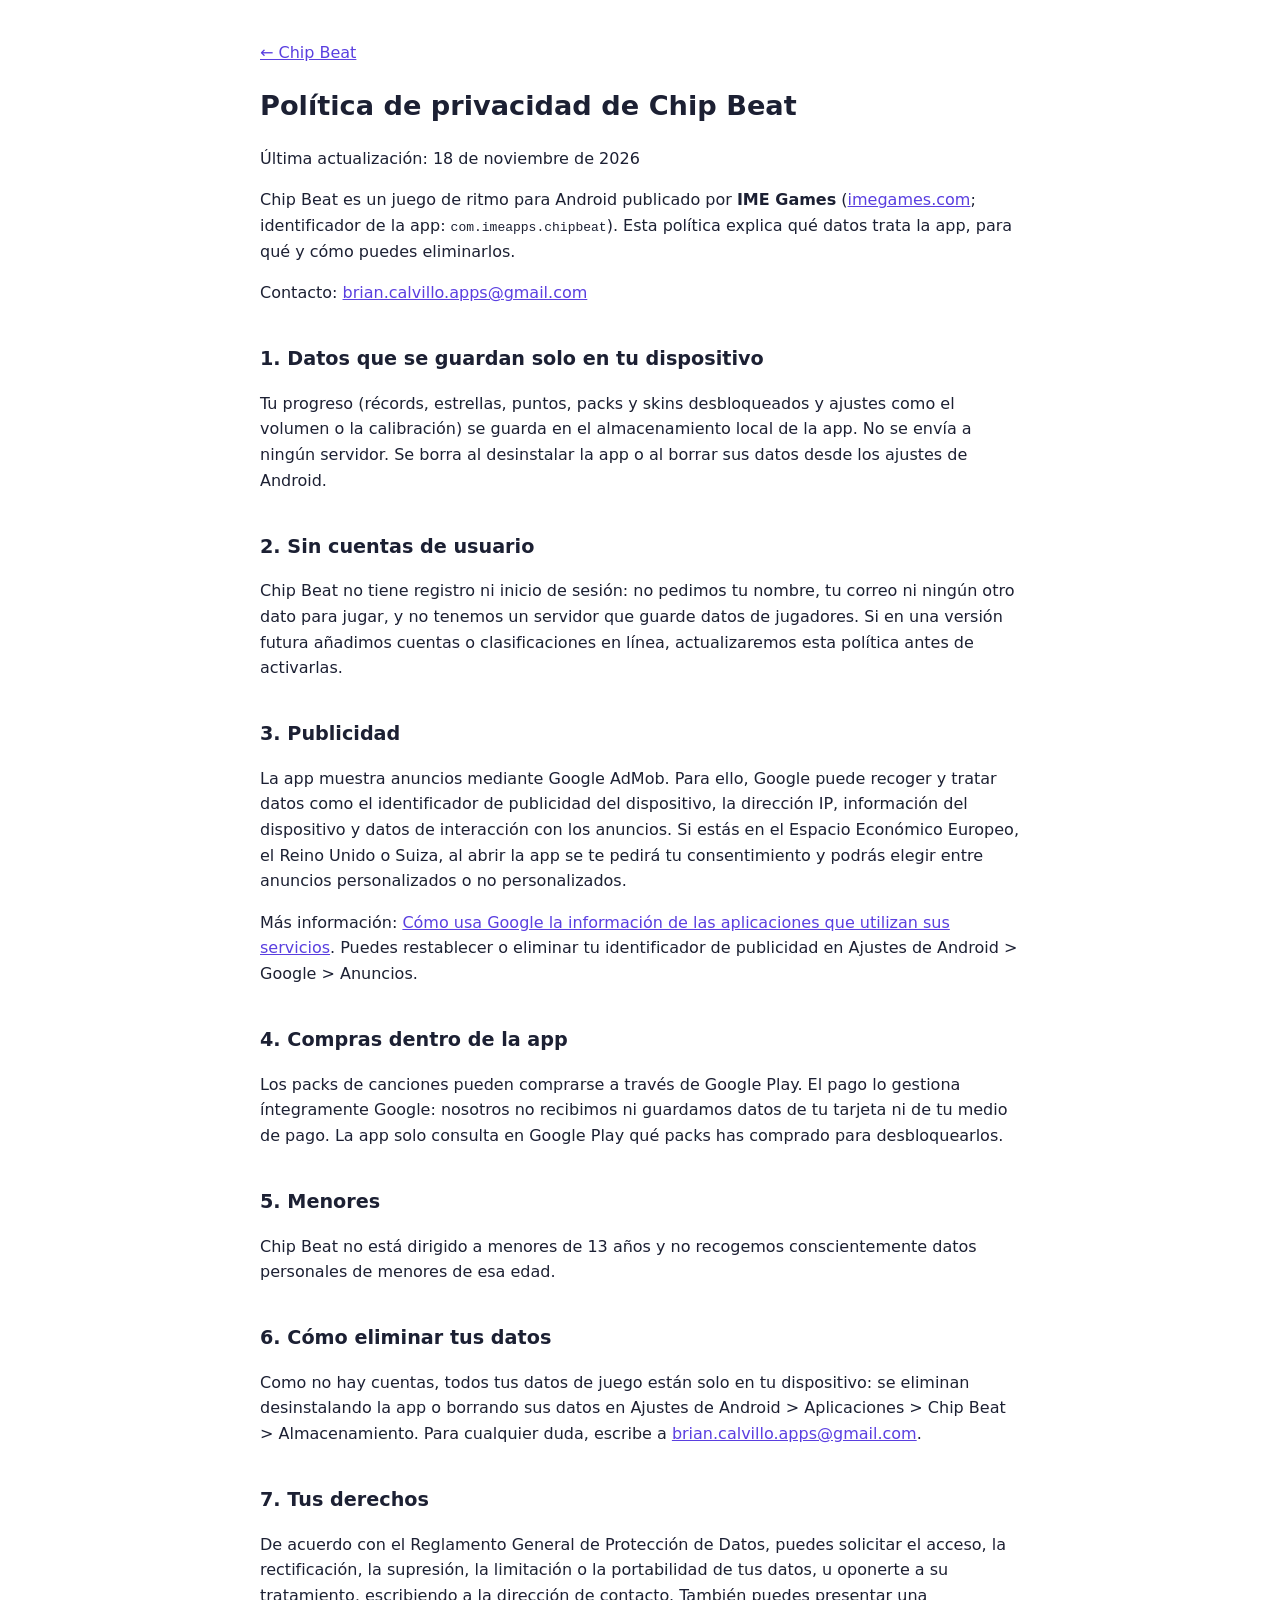
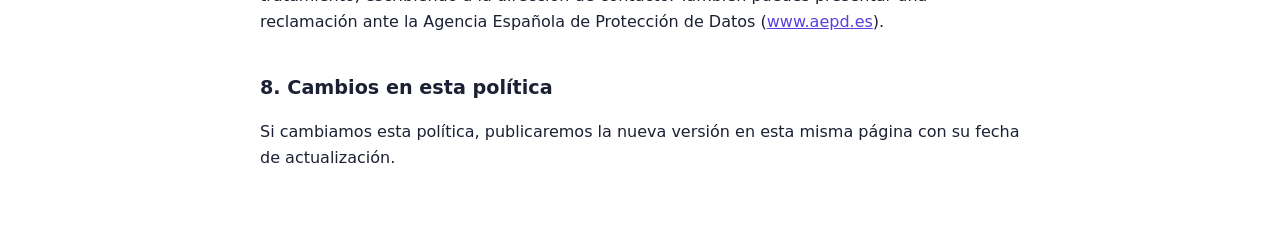
<file: public/chipbeat/privacidad.html>
<!doctype html>
<html lang="es">
<head>
<meta charset="utf-8">
<meta name="viewport" content="width=device-width, initial-scale=1">
<title>Chip Beat · Política de privacidad</title>
<style>
  body{font-family:system-ui,-apple-system,"Segoe UI",Roboto,sans-serif;line-height:1.6;max-width:760px;margin:0 auto;padding:24px 16px 60px;color:#1c2033;background:#fff}
  h1{font-size:1.7rem} h2{font-size:1.2rem;margin-top:2em}
  a{color:#5a3fe0}
  @media (prefers-color-scheme:dark){ body{background:#0b1020;color:#e6e8f5} a{color:#a896ff} }
</style>
</head>
<body>
<p><a href="/chipbeat/">← Chip Beat</a></p>
<h1>Política de privacidad de Chip Beat</h1>
<p>Última actualización: 18 de noviembre de 2026</p>

<p>Chip Beat es un juego de ritmo para Android publicado por <b>IME Games</b> (<a href="https://imegames.com">imegames.com</a>; identificador de la app: <code>com.imeapps.chipbeat</code>). Esta política explica qué datos trata la app, para qué y cómo puedes eliminarlos.</p>
<p>Contacto: <a href="mailto:brian.calvillo.apps@gmail.com">brian.calvillo.apps@gmail.com</a></p>

<h2>1. Datos que se guardan solo en tu dispositivo</h2>
<p>Tu progreso (récords, estrellas, puntos, packs y skins desbloqueados y ajustes como el volumen o la calibración) se guarda en el almacenamiento local de la app. No se envía a ningún servidor. Se borra al desinstalar la app o al borrar sus datos desde los ajustes de Android.</p>

<h2>2. Sin cuentas de usuario</h2>
<p>Chip Beat no tiene registro ni inicio de sesión: no pedimos tu nombre, tu correo ni ningún otro dato para jugar, y no tenemos un servidor que guarde datos de jugadores. Si en una versión futura añadimos cuentas o clasificaciones en línea, actualizaremos esta política antes de activarlas.</p>

<h2>3. Publicidad</h2>
<p>La app muestra anuncios mediante Google AdMob. Para ello, Google puede recoger y tratar datos como el identificador de publicidad del dispositivo, la dirección IP, información del dispositivo y datos de interacción con los anuncios. Si estás en el Espacio Económico Europeo, el Reino Unido o Suiza, al abrir la app se te pedirá tu consentimiento y podrás elegir entre anuncios personalizados o no personalizados.</p>
<p>Más información: <a href="https://policies.google.com/technologies/partner-sites">Cómo usa Google la información de las aplicaciones que utilizan sus servicios</a>. Puedes restablecer o eliminar tu identificador de publicidad en Ajustes de Android &gt; Google &gt; Anuncios.</p>

<h2>4. Compras dentro de la app</h2>
<p>Los packs de canciones pueden comprarse a través de Google Play. El pago lo gestiona íntegramente Google: nosotros no recibimos ni guardamos datos de tu tarjeta ni de tu medio de pago. La app solo consulta en Google Play qué packs has comprado para desbloquearlos.</p>

<h2>5. Menores</h2>
<p>Chip Beat no está dirigido a menores de 13 años y no recogemos conscientemente datos personales de menores de esa edad.</p>

<h2 id="borrar">6. Cómo eliminar tus datos</h2>
<p>Como no hay cuentas, todos tus datos de juego están solo en tu dispositivo: se eliminan desinstalando la app o borrando sus datos en Ajustes de Android &gt; Aplicaciones &gt; Chip Beat &gt; Almacenamiento. Para cualquier duda, escribe a <a href="mailto:brian.calvillo.apps@gmail.com">brian.calvillo.apps@gmail.com</a>.</p>

<h2>7. Tus derechos</h2>
<p>De acuerdo con el Reglamento General de Protección de Datos, puedes solicitar el acceso, la rectificación, la supresión, la limitación o la portabilidad de tus datos, u oponerte a su tratamiento, escribiendo a la dirección de contacto. También puedes presentar una reclamación ante la Agencia Española de Protección de Datos (<a href="https://www.aepd.es">www.aepd.es</a>).</p>

<h2>8. Cambios en esta política</h2>
<p>Si cambiamos esta política, publicaremos la nueva versión en esta misma página con su fecha de actualización.</p>
</body>
</html>
</file>
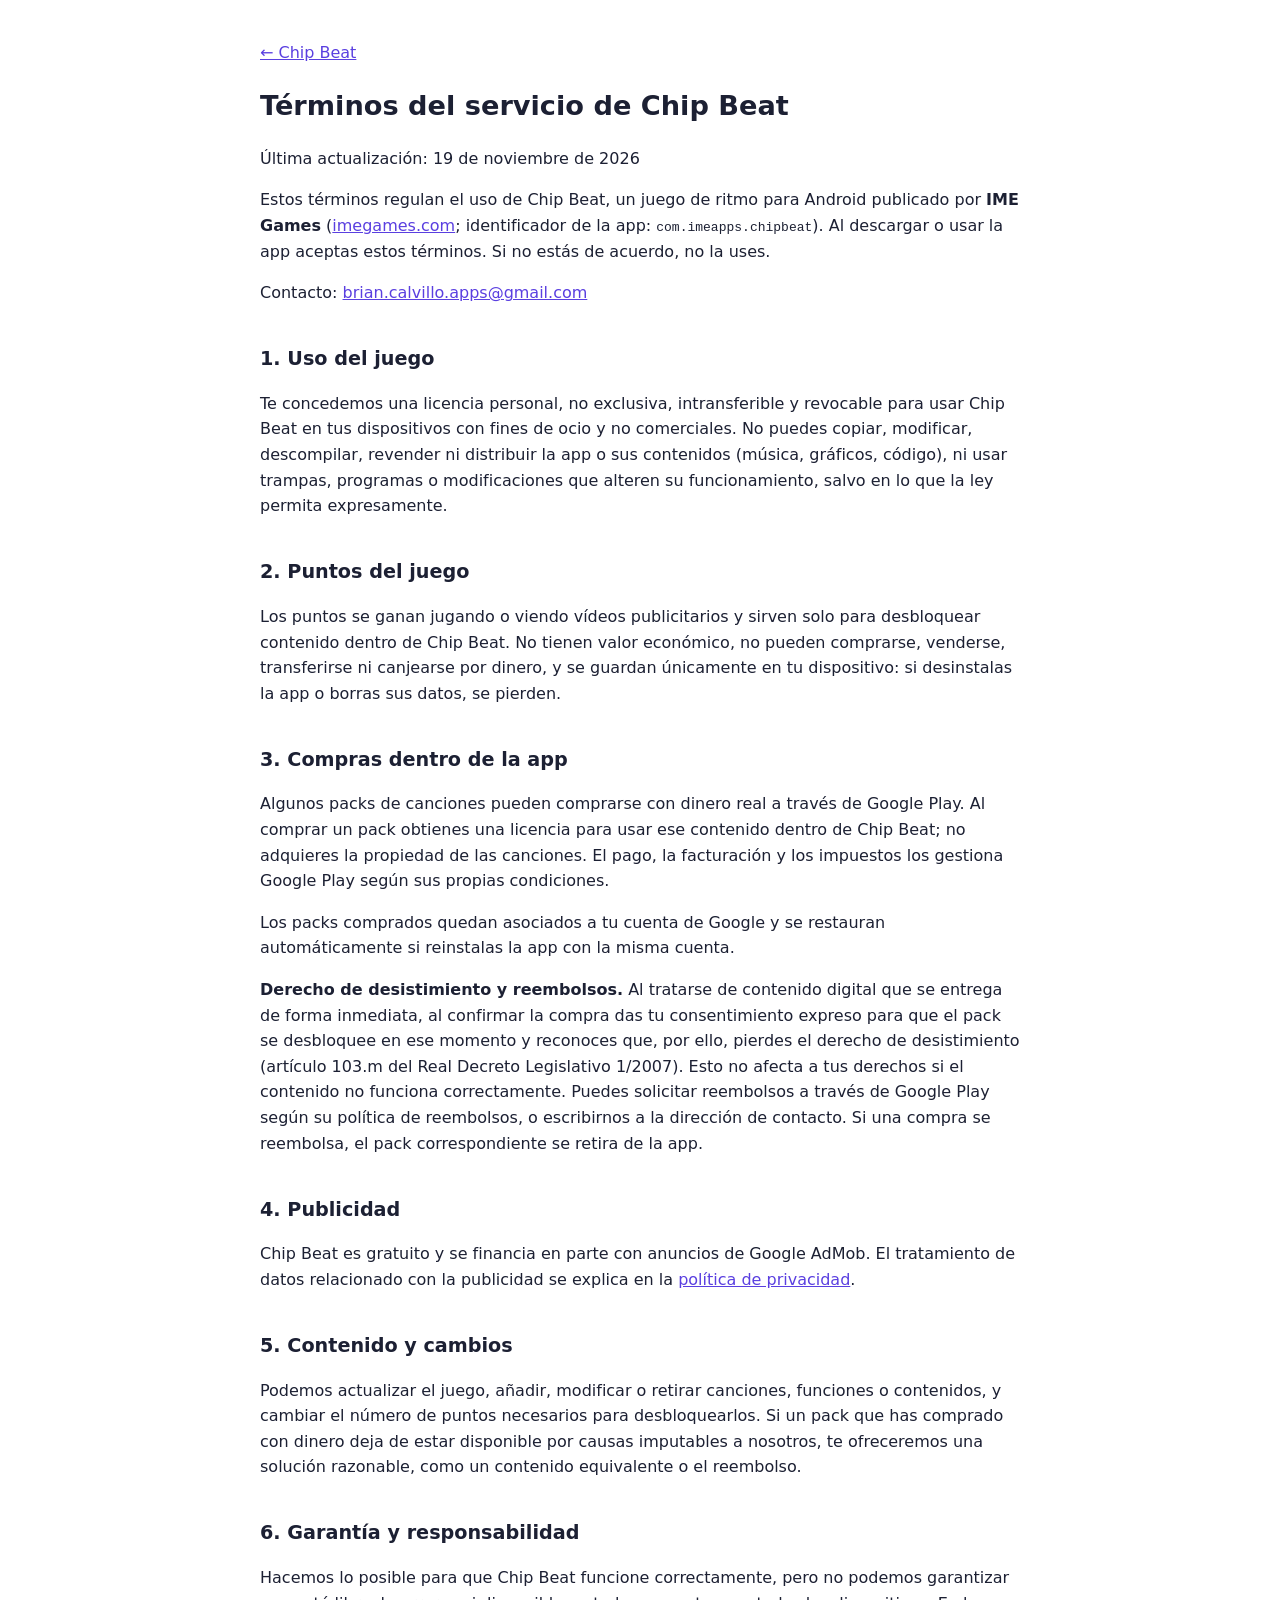
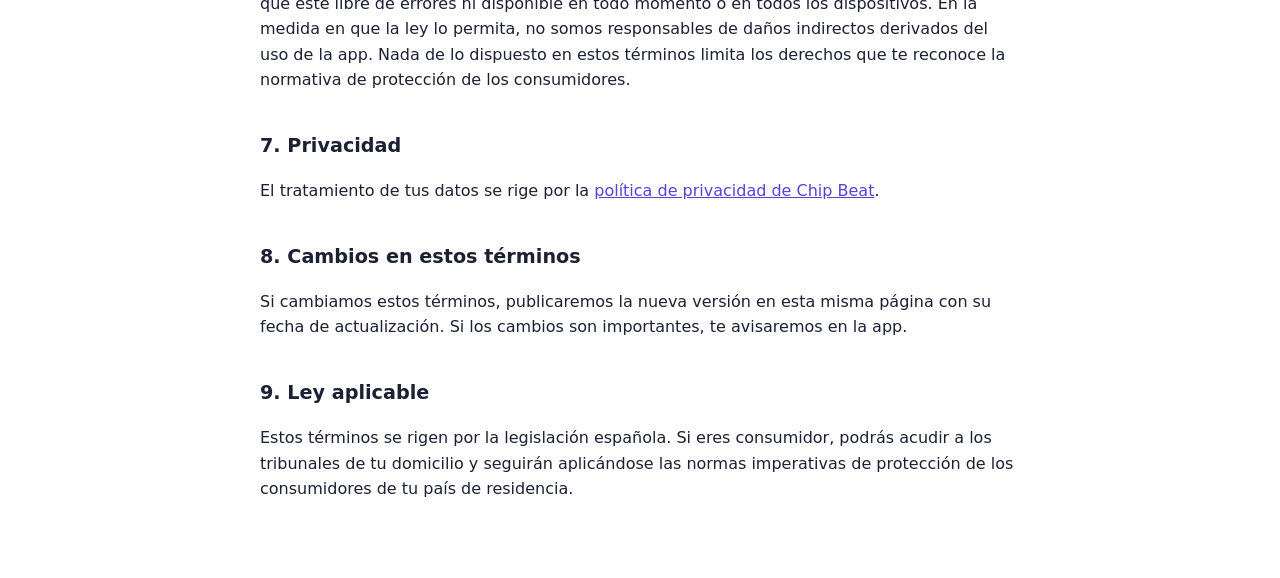
<file: public/chipbeat/terminos.html>
<!doctype html>
<html lang="es">
<head>
<meta charset="utf-8">
<meta name="viewport" content="width=device-width, initial-scale=1">
<title>Chip Beat · Términos del servicio</title>
<style>
  body{font-family:system-ui,-apple-system,"Segoe UI",Roboto,sans-serif;line-height:1.6;max-width:760px;margin:0 auto;padding:24px 16px 60px;color:#1c2033;background:#fff}
  h1{font-size:1.7rem} h2{font-size:1.2rem;margin-top:2em}
  a{color:#5a3fe0}
  @media (prefers-color-scheme:dark){ body{background:#0b1020;color:#e6e8f5} a{color:#a896ff} }
</style>
</head>
<body>
<p><a href="/chipbeat/">← Chip Beat</a></p>
<h1>Términos del servicio de Chip Beat</h1>
<p>Última actualización: 19 de noviembre de 2026</p>

<p>Estos términos regulan el uso de Chip Beat, un juego de ritmo para Android publicado por <b>IME Games</b> (<a href="https://imegames.com">imegames.com</a>; identificador de la app: <code>com.imeapps.chipbeat</code>). Al descargar o usar la app aceptas estos términos. Si no estás de acuerdo, no la uses.</p>
<p>Contacto: <a href="mailto:brian.calvillo.apps@gmail.com">brian.calvillo.apps@gmail.com</a></p>

<h2>1. Uso del juego</h2>
<p>Te concedemos una licencia personal, no exclusiva, intransferible y revocable para usar Chip Beat en tus dispositivos con fines de ocio y no comerciales. No puedes copiar, modificar, descompilar, revender ni distribuir la app o sus contenidos (música, gráficos, código), ni usar trampas, programas o modificaciones que alteren su funcionamiento, salvo en lo que la ley permita expresamente.</p>

<h2>2. Puntos del juego</h2>
<p>Los puntos se ganan jugando o viendo vídeos publicitarios y sirven solo para desbloquear contenido dentro de Chip Beat. No tienen valor económico, no pueden comprarse, venderse, transferirse ni canjearse por dinero, y se guardan únicamente en tu dispositivo: si desinstalas la app o borras sus datos, se pierden.</p>

<h2>3. Compras dentro de la app</h2>
<p>Algunos packs de canciones pueden comprarse con dinero real a través de Google Play. Al comprar un pack obtienes una licencia para usar ese contenido dentro de Chip Beat; no adquieres la propiedad de las canciones. El pago, la facturación y los impuestos los gestiona Google Play según sus propias condiciones.</p>
<p>Los packs comprados quedan asociados a tu cuenta de Google y se restauran automáticamente si reinstalas la app con la misma cuenta.</p>
<p><b>Derecho de desistimiento y reembolsos.</b> Al tratarse de contenido digital que se entrega de forma inmediata, al confirmar la compra das tu consentimiento expreso para que el pack se desbloquee en ese momento y reconoces que, por ello, pierdes el derecho de desistimiento (artículo 103.m del Real Decreto Legislativo 1/2007). Esto no afecta a tus derechos si el contenido no funciona correctamente. Puedes solicitar reembolsos a través de Google Play según su política de reembolsos, o escribirnos a la dirección de contacto. Si una compra se reembolsa, el pack correspondiente se retira de la app.</p>

<h2>4. Publicidad</h2>
<p>Chip Beat es gratuito y se financia en parte con anuncios de Google AdMob. El tratamiento de datos relacionado con la publicidad se explica en la <a href="/chipbeat/privacidad.html">política de privacidad</a>.</p>

<h2>5. Contenido y cambios</h2>
<p>Podemos actualizar el juego, añadir, modificar o retirar canciones, funciones o contenidos, y cambiar el número de puntos necesarios para desbloquearlos. Si un pack que has comprado con dinero deja de estar disponible por causas imputables a nosotros, te ofreceremos una solución razonable, como un contenido equivalente o el reembolso.</p>

<h2>6. Garantía y responsabilidad</h2>
<p>Hacemos lo posible para que Chip Beat funcione correctamente, pero no podemos garantizar que esté libre de errores ni disponible en todo momento o en todos los dispositivos. En la medida en que la ley lo permita, no somos responsables de daños indirectos derivados del uso de la app. Nada de lo dispuesto en estos términos limita los derechos que te reconoce la normativa de protección de los consumidores.</p>

<h2>7. Privacidad</h2>
<p>El tratamiento de tus datos se rige por la <a href="/chipbeat/privacidad.html">política de privacidad de Chip Beat</a>.</p>

<h2>8. Cambios en estos términos</h2>
<p>Si cambiamos estos términos, publicaremos la nueva versión en esta misma página con su fecha de actualización. Si los cambios son importantes, te avisaremos en la app.</p>

<h2>9. Ley aplicable</h2>
<p>Estos términos se rigen por la legislación española. Si eres consumidor, podrás acudir a los tribunales de tu domicilio y seguirán aplicándose las normas imperativas de protección de los consumidores de tu país de residencia.</p>
</body>
</html>
</file>
